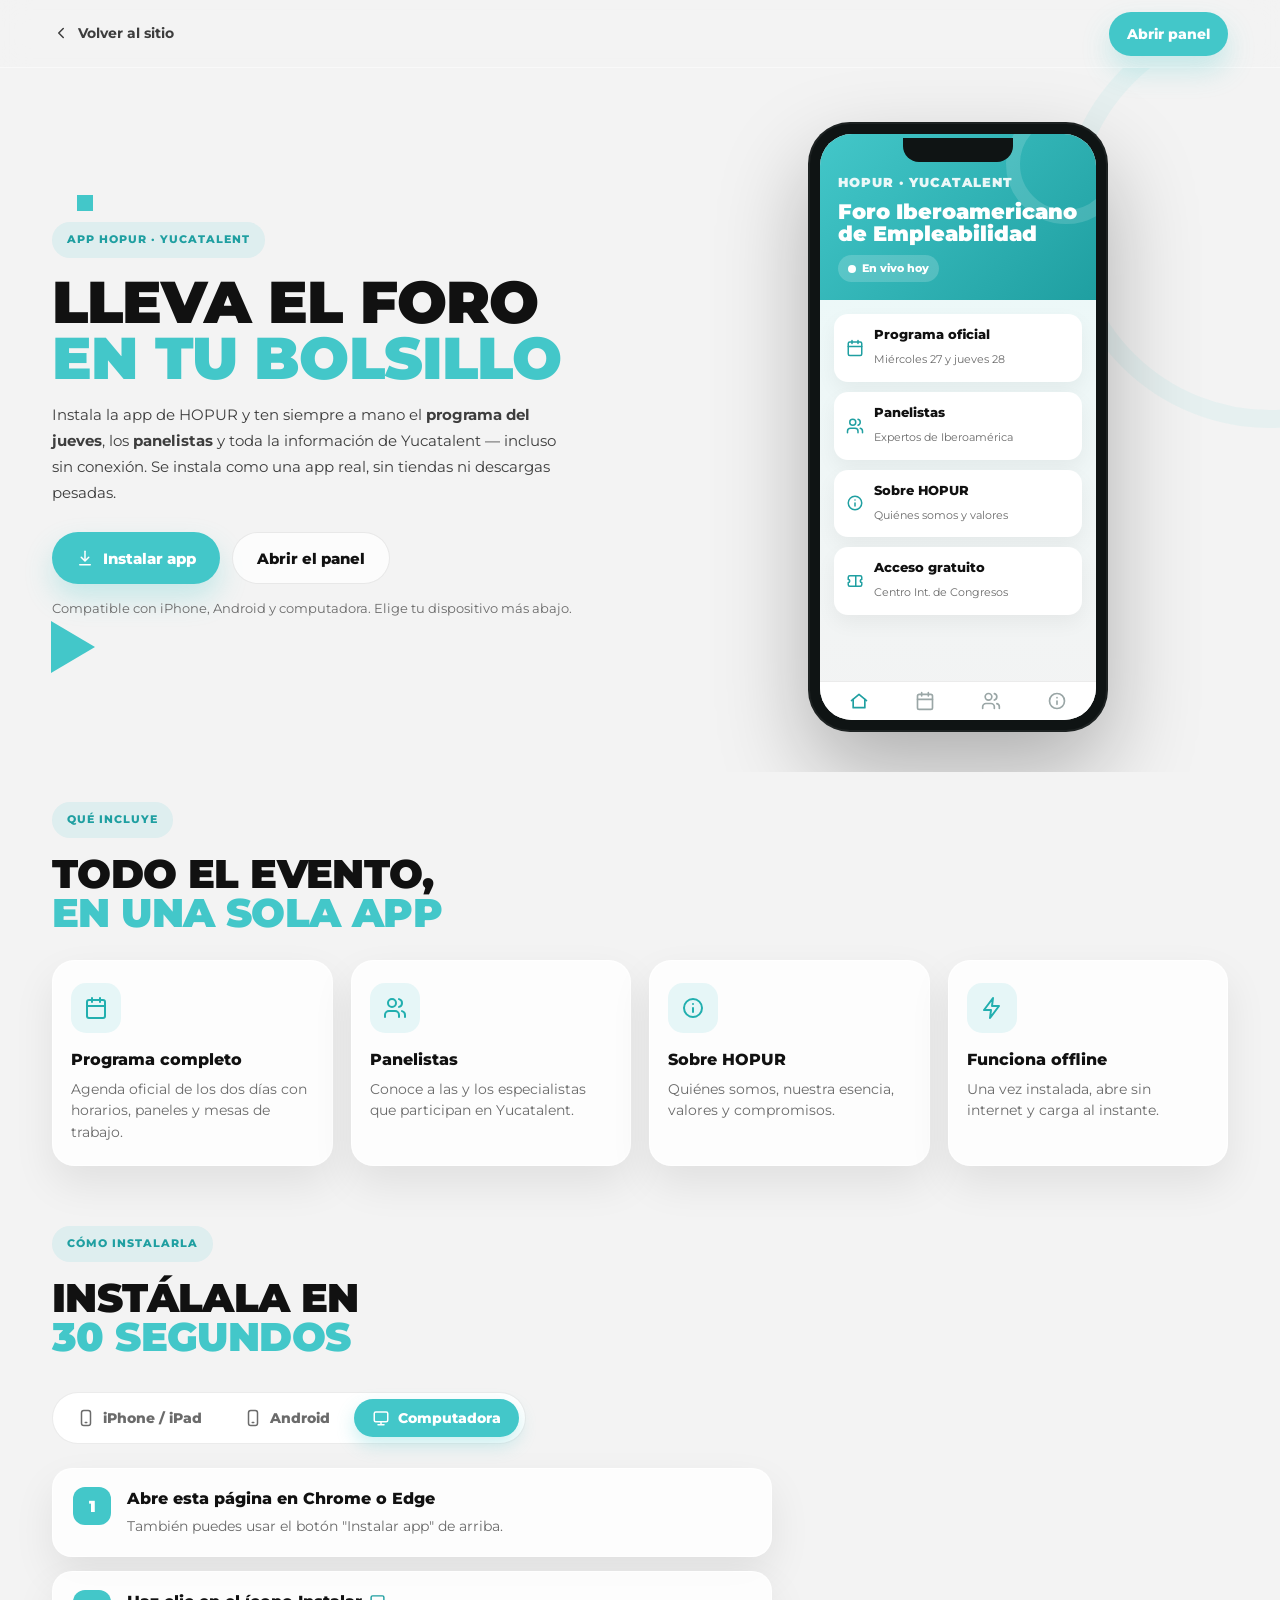
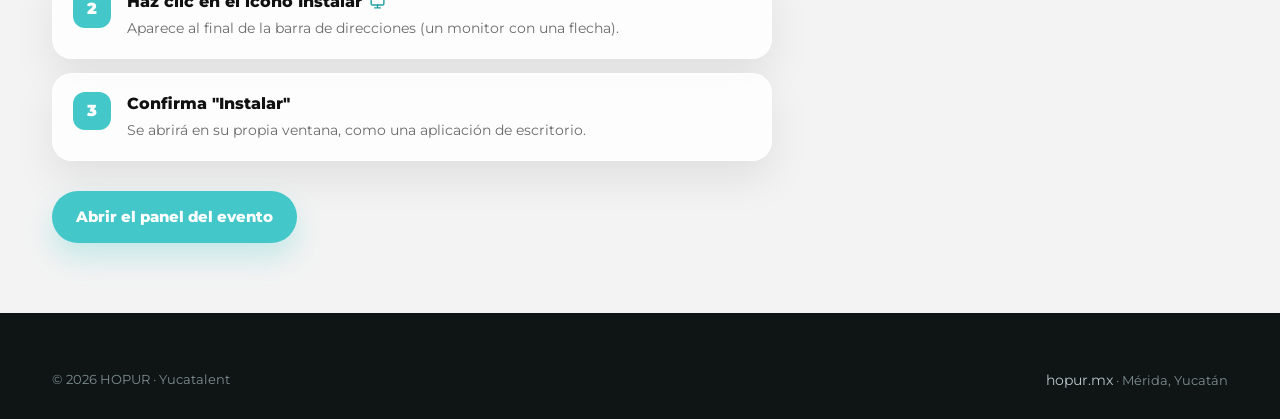
<file: app/index.html>
<!doctype html>
<html lang="es">
<head>
  <meta charset="utf-8">
  <meta name="viewport" content="width=device-width, initial-scale=1, maximum-scale=1, user-scalable=no, viewport-fit=cover">
  <title>App HOPUR · Instala Yucatalent en tu dispositivo</title>
  <meta name="description" content="Instala la app de HOPUR y lleva Yucatalent contigo: programa del jueves, panelistas e información del foro, incluso sin conexión.">
  <meta name="theme-color" content="#43c7c9">
  <link rel="manifest" href="../manifest.json">
  <link rel="icon" href="../icons/icon.svg" type="image/svg+xml">
  <link rel="apple-touch-icon" href="../icons/icon.svg">
  <link rel="preconnect" href="https://fonts.googleapis.com">
  <link rel="preconnect" href="https://fonts.gstatic.com" crossorigin>
  <link href="https://fonts.googleapis.com/css2?family=Montserrat:wght@400;500;600;700;800;900&display=swap" rel="stylesheet">
  <link rel="stylesheet" href="../css/styles.css">
  <link rel="stylesheet" href="../css/app.css">
</head>
<body>

  <svg width="0" height="0" style="position:absolute" aria-hidden="true" focusable="false"><defs>
    <symbol id="i-home" viewBox="0 0 24 24"><path d="M3 11.5 12 4l9 7.5"/><path d="M5 10v10h14V10"/></symbol>
    <symbol id="i-calendar" viewBox="0 0 24 24"><rect x="3" y="4" width="18" height="18" rx="2"/><path d="M16 2v4M8 2v4M3 10h18"/></symbol>
    <symbol id="i-users" viewBox="0 0 24 24"><path d="M16 21v-2a4 4 0 0 0-4-4H6a4 4 0 0 0-4 4v2"/><circle cx="9" cy="7" r="4"/><path d="M22 21v-2a4 4 0 0 0-3-3.87"/><path d="M16 3.13a4 4 0 0 1 0 7.75"/></symbol>
    <symbol id="i-info" viewBox="0 0 24 24"><circle cx="12" cy="12" r="9"/><path d="M12 16v-4M12 8h.01"/></symbol>
    <symbol id="i-ticket" viewBox="0 0 24 24"><path d="M3 7a2 2 0 0 1 2-2h14a2 2 0 0 1 2 2v3a2 2 0 0 0 0 4v3a2 2 0 0 1-2 2H5a2 2 0 0 1-2-2v-3a2 2 0 0 0 0-4Z"/><path d="M13 5v14"/></symbol>
    <symbol id="i-bolt" viewBox="0 0 24 24"><path d="M13 2 4 14h7l-1 8 9-12h-7l1-8Z"/></symbol>
    <symbol id="i-download" viewBox="0 0 24 24"><path d="M12 3v12"/><path d="M7 11l5 5 5-5"/><path d="M5 21h14"/></symbol>
    <symbol id="i-share" viewBox="0 0 24 24"><path d="M12 15V4"/><path d="M8 8l4-4 4 4"/><path d="M5 12v7a1 1 0 0 0 1 1h12a1 1 0 0 0 1-1v-7"/></symbol>
    <symbol id="i-plus-square" viewBox="0 0 24 24"><rect x="3" y="3" width="18" height="18" rx="3"/><path d="M12 8v8M8 12h8"/></symbol>
    <symbol id="i-dots" viewBox="0 0 24 24"><circle cx="12" cy="5" r="1.6" fill="currentColor" stroke="none"/><circle cx="12" cy="12" r="1.6" fill="currentColor" stroke="none"/><circle cx="12" cy="19" r="1.6" fill="currentColor" stroke="none"/></symbol>
    <symbol id="i-phone" viewBox="0 0 24 24"><rect x="6" y="2" width="12" height="20" rx="3"/><path d="M11 18h2"/></symbol>
    <symbol id="i-monitor" viewBox="0 0 24 24"><rect x="3" y="4" width="18" height="13" rx="2"/><path d="M8 21h8M12 17v4"/></symbol>
    <symbol id="i-back" viewBox="0 0 24 24"><path d="M15 6l-6 6 6 6"/></symbol>
    <symbol id="i-check" viewBox="0 0 24 24"><path d="M20 6 9 17l-5-5"/></symbol>
  </defs></svg>

  <div class="appland">
    <header class="appland__nav">
      <div class="nav__inner">
        <a class="appland__back" href="../"><svg class="ic ic--sm"><use href="#i-back"/></svg> Volver al sitio</a>
        <a class="btn btn--primary" href="../app/dashboard/" style="min-height:44px;padding:0 18px;font-size:14px">Abrir panel</a>
      </div>
    </header>

    <!-- HERO -->
    <section class="apphero">
      <div class="deco deco--ring" style="width:420px;height:420px;right:-200px;top:-60px"></div>
      <div class="deco deco--square" style="width:16px;height:16px;top:18%;left:6%"></div>
      <div class="deco deco--triangle" style="left:4%;bottom:14%"></div>
      <div class="container apphero__wrap">
        <div>
          <span class="eyebrow">App HOPUR · Yucatalent</span>
          <h1 class="apphero__title">Lleva el foro <span>en tu bolsillo</span></h1>
          <p class="apphero__text">
            Instala la app de HOPUR y ten siempre a mano el <strong>programa del jueves</strong>,
            los <strong>panelistas</strong> y toda la información de Yucatalent — incluso sin conexión.
            Se instala como una app real, sin tiendas ni descargas pesadas.
          </p>
          <div class="apphero__actions">
            <button class="btn btn--primary" id="installBtn"><svg class="ic ic--sm"><use href="#i-download"/></svg> Instalar app</button>
            <a class="btn btn--secondary" href="../app/dashboard/">Abrir el panel</a>
          </div>
          <p class="apphero__note" id="installNote">Compatible con iPhone, Android y computadora. Elige tu dispositivo más abajo.</p>
        </div>

        <div class="apphero__stage">
          <div class="phone" aria-hidden="true">
            <div class="phone__screen">
              <div class="phone__top">
                <div class="phone__brand">HOPUR · YUCATALENT</div>
                <div class="phone__h">Foro Iberoamericano de Empleabilidad</div>
                <div class="phone__live"><span class="dot"></span> En vivo hoy</div>
              </div>
              <div class="phone__body">
                <div class="phone__row"><svg class="ic"><use href="#i-calendar"/></svg><div><b>Programa oficial</b><small>Miércoles 27 y jueves 28</small></div></div>
                <div class="phone__row"><svg class="ic"><use href="#i-users"/></svg><div><b>Panelistas</b><small>Expertos de Iberoamérica</small></div></div>
                <div class="phone__row"><svg class="ic"><use href="#i-info"/></svg><div><b>Sobre HOPUR</b><small>Quiénes somos y valores</small></div></div>
                <div class="phone__row"><svg class="ic"><use href="#i-ticket"/></svg><div><b>Acceso gratuito</b><small>Centro Int. de Congresos</small></div></div>
              </div>
              <div class="phone__tabbar">
                <svg class="ic on"><use href="#i-home"/></svg>
                <svg class="ic"><use href="#i-calendar"/></svg>
                <svg class="ic"><use href="#i-users"/></svg>
                <svg class="ic"><use href="#i-info"/></svg>
              </div>
            </div>
          </div>
        </div>
      </div>
    </section>

    <!-- QUÉ INCLUYE -->
    <section class="appfeatures">
      <div class="container">
        <span class="eyebrow">Qué incluye</span>
        <h2 class="section-title" style="font-size:clamp(24px,3.4vw,40px)">Todo el evento, <span>en una sola app</span></h2>
        <div class="appfeatures__grid">
          <article class="appfeature"><div class="appfeature__ic"><svg class="ic"><use href="#i-calendar"/></svg></div><h3>Programa completo</h3><p>Agenda oficial de los dos días con horarios, paneles y mesas de trabajo.</p></article>
          <article class="appfeature"><div class="appfeature__ic"><svg class="ic"><use href="#i-users"/></svg></div><h3>Panelistas</h3><p>Conoce a las y los especialistas que participan en Yucatalent.</p></article>
          <article class="appfeature"><div class="appfeature__ic"><svg class="ic"><use href="#i-info"/></svg></div><h3>Sobre HOPUR</h3><p>Quiénes somos, nuestra esencia, valores y compromisos.</p></article>
          <article class="appfeature"><div class="appfeature__ic"><svg class="ic"><use href="#i-bolt"/></svg></div><h3>Funciona offline</h3><p>Una vez instalada, abre sin internet y carga al instante.</p></article>
        </div>
      </div>
    </section>

    <!-- INSTRUCCIONES -->
    <section class="appinstall">
      <div class="container">
        <span class="eyebrow">Cómo instalarla</span>
        <h2 class="section-title" style="font-size:clamp(24px,3.4vw,40px)">Instálala en <span>30 segundos</span></h2>

        <div class="appinstall__tabs" role="tablist">
          <button class="appinstall__tab" data-tab="ios" role="tab"><svg class="ic ic--sm"><use href="#i-phone"/></svg> iPhone / iPad</button>
          <button class="appinstall__tab" data-tab="android" role="tab"><svg class="ic ic--sm"><use href="#i-phone"/></svg> Android</button>
          <button class="appinstall__tab" data-tab="desktop" role="tab"><svg class="ic ic--sm"><use href="#i-monitor"/></svg> Computadora</button>
        </div>

        <div class="appinstall__panel" data-panel="ios">
          <div class="steps">
            <div class="step"><div class="step__n">1</div><div><span class="step__b">Abre esta página en Safari</span><p>En iPhone/iPad la instalación solo funciona desde el navegador Safari.</p></div></div>
            <div class="step"><div class="step__n">2</div><div><span class="step__b">Toca Compartir <svg class="ic"><use href="#i-share"/></svg></span><p>Es el ícono del cuadro con la flecha hacia arriba, en la barra inferior.</p></div></div>
            <div class="step"><div class="step__n">3</div><div><span class="step__b">Elige "Añadir a pantalla de inicio" <svg class="ic"><use href="#i-plus-square"/></svg></span><p>Desliza el menú si no lo ves de inmediato.</p></div></div>
            <div class="step"><div class="step__n">4</div><div><span class="step__b">Toca "Añadir"</span><p>El ícono de HOPUR aparecerá en tu pantalla como cualquier app.</p></div></div>
          </div>
        </div>

        <div class="appinstall__panel" data-panel="android">
          <div class="steps">
            <div class="step"><div class="step__n">1</div><div><span class="step__b">Abre esta página en Chrome</span><p>O usa el botón "Instalar app" de arriba si te aparece.</p></div></div>
            <div class="step"><div class="step__n">2</div><div><span class="step__b">Abre el menú <svg class="ic"><use href="#i-dots"/></svg></span><p>Los tres puntos en la esquina superior derecha.</p></div></div>
            <div class="step"><div class="step__n">3</div><div><span class="step__b">Elige "Instalar app" <svg class="ic"><use href="#i-download"/></svg></span><p>En algunos teléfonos aparece como "Añadir a pantalla principal".</p></div></div>
            <div class="step"><div class="step__n">4</div><div><span class="step__b">Confirma "Instalar"</span><p>La app de HOPUR quedará en tu cajón de aplicaciones.</p></div></div>
          </div>
        </div>

        <div class="appinstall__panel" data-panel="desktop">
          <div class="steps">
            <div class="step"><div class="step__n">1</div><div><span class="step__b">Abre esta página en Chrome o Edge</span><p>También puedes usar el botón "Instalar app" de arriba.</p></div></div>
            <div class="step"><div class="step__n">2</div><div><span class="step__b">Haz clic en el ícono Instalar <svg class="ic"><use href="#i-monitor"/></svg></span><p>Aparece al final de la barra de direcciones (un monitor con una flecha).</p></div></div>
            <div class="step"><div class="step__n">3</div><div><span class="step__b">Confirma "Instalar"</span><p>Se abrirá en su propia ventana, como una aplicación de escritorio.</p></div></div>
          </div>
        </div>

        <div style="margin-top:30px">
          <a class="btn btn--primary" href="../app/dashboard/">Abrir el panel del evento</a>
        </div>
      </div>
    </section>

    <footer class="footer">
      <div class="container">
        <div class="footer__bottom" style="border:0;margin:0;padding:0">
          <span>© <span id="year"></span> HOPUR · Yucatalent</span>
          <span><a href="../">hopur.mx</a> · Mérida, Yucatán</span>
        </div>
      </div>
    </footer>
  </div>

  <script src="../js/config.js"></script>
  <script src="../js/app.js"></script>
</body>
</html>
</file>
<file: css/styles.css>
/* ============================================================
   HOPUR · Yucatalent — Sistema de diseño compartido
   Estética: Montserrat, acento teal #43c7c9, tarjetas glass,
   formas geométricas flotantes y micro-animaciones suaves.
   ============================================================ */

:root{
  --c1:#43c7c9;        /* acento */
  --c1-dark:#22afaf;
  --c1-deep:#1f9fa1;
  --c2:#111111;        /* texto fuerte / titulares */
  --bg:#f3f3f3;
  --bg-2:#ffffff;
  --tx:#3d3d3d;
  --muted:#6b6b6b;
  --line:rgba(0,0,0,.08);
  --glass:rgba(255,255,255,.84);
  --glass-brd:rgba(255,255,255,.76);
  --shadow:0 18px 42px rgba(0,0,0,.08);
  --shadow-lg:0 28px 64px rgba(0,0,0,.12);
  --ring:rgba(67,199,201,.12);
  --radius:26px;
  --maxw:1220px;
  --nav-h:68px;
  --font:'Montserrat',-apple-system,BlinkMacSystemFont,'Segoe UI',Arial,sans-serif;
}

*,*::before,*::after{box-sizing:border-box}
html{scroll-behavior:smooth;scroll-padding-top:calc(var(--nav-h) + 16px);-webkit-text-size-adjust:100%}
body{
  margin:0;
  font-family:var(--font);
  background:var(--bg);
  color:var(--tx);
  line-height:1.6;
  overflow-x:hidden;
}
img{max-width:100%;display:block}
a{color:inherit}
button{font-family:inherit}

.container{width:100%;max-width:var(--maxw);margin:0 auto;padding:0 22px}

/* ---------- Tipografía utilitaria ---------- */
.eyebrow{
  display:inline-flex;align-items:center;gap:8px;
  background:var(--ring);color:var(--c1-deep);
  padding:9px 15px;border-radius:999px;
  font-size:11px;font-weight:800;letter-spacing:1px;text-transform:uppercase;
}
.section-title{
  font-size:clamp(28px,4.4vw,54px);line-height:.98;font-weight:900;
  text-transform:uppercase;color:var(--c2);letter-spacing:-.6px;margin:16px 0 14px;
}
.section-title span{display:block;color:var(--c1)}
.section-text{max-width:760px;font-size:clamp(15px,1.1vw,18px);line-height:1.78;color:var(--tx)}
.accent-line{
  width:138px;height:8px;border-radius:999px;background:var(--c1);
  position:relative;overflow:hidden;margin-top:22px;
}
.accent-line::after{
  content:"";position:absolute;top:0;left:-32%;width:32%;height:100%;
  background:rgba(255,255,255,.82);animation:shine 2s linear infinite;
}

/* ---------- Botones ---------- */
.btn{
  display:inline-flex;align-items:center;justify-content:center;gap:9px;
  min-height:52px;padding:0 24px;border-radius:999px;border:0;cursor:pointer;
  text-decoration:none;font-size:15px;font-weight:800;line-height:1;
  transition:transform .25s ease,background .25s ease,box-shadow .25s ease,border-color .25s ease;
  white-space:nowrap;
}
.btn--primary{background:var(--c1);color:#fff;box-shadow:0 14px 28px rgba(67,199,201,.26)}
.btn--primary:hover{transform:translateY(-3px);background:var(--c1-dark);box-shadow:0 18px 34px rgba(67,199,201,.34)}
.btn--secondary{background:rgba(255,255,255,.72);color:var(--c2);border:1.5px solid var(--line)}
.btn--secondary:hover{transform:translateY(-3px);border-color:rgba(67,199,201,.4)}
.btn--ghost{background:transparent;color:var(--c2);min-height:auto;padding:8px 4px}
.btn--block{width:100%}
.btn svg{width:18px;height:18px}

/* ---------- Navbar ---------- */
.nav{
  position:sticky;top:0;z-index:50;height:var(--nav-h);
  display:flex;align-items:center;
  background:rgba(243,243,243,.72);
  backdrop-filter:blur(14px);-webkit-backdrop-filter:blur(14px);
  border-bottom:1px solid rgba(255,255,255,.5);
  transition:box-shadow .25s ease,background .25s ease;
}
.nav.is-stuck{box-shadow:0 8px 24px rgba(0,0,0,.06);background:rgba(243,243,243,.9)}
.nav__inner{display:flex;align-items:center;justify-content:space-between;width:100%;max-width:var(--maxw);margin:0 auto;padding:0 22px;gap:16px}
.nav__brand{display:flex;align-items:center;gap:10px;font-weight:900;letter-spacing:.5px;color:var(--c2);text-decoration:none;font-size:18px}
.nav__brand img{height:30px;width:auto}
.nav__links{display:flex;align-items:center;gap:26px;list-style:none;margin:0;padding:0}
.nav__links a{text-decoration:none;font-size:14px;font-weight:700;color:var(--tx);position:relative;padding:4px 0;transition:color .2s ease}
.nav__links a::after{content:"";position:absolute;left:0;bottom:-2px;width:0;height:2px;background:var(--c1);transition:width .25s ease}
.nav__links a:hover{color:var(--c2)}
.nav__links a:hover::after{width:100%}
.nav__cta{display:flex;align-items:center;gap:10px}
.nav__cta .btn{min-height:44px;padding:0 18px;font-size:14px}
.nav__toggle{display:none;background:none;border:0;cursor:pointer;padding:8px}
.nav__toggle span{display:block;width:24px;height:2px;background:var(--c2);border-radius:2px;transition:.3s ease}
.nav__toggle span+span{margin-top:6px}

/* ---------- Decoración (formas flotantes) ---------- */
.deco{position:absolute;pointer-events:none;z-index:1}
.deco--circle{border-radius:50%;background:rgba(67,199,201,.05);filter:blur(8px)}
.deco--ring{border-radius:50%;border:18px solid rgba(67,199,201,.07)}
.deco--square{background:var(--c1);animation:blink 2.8s ease-in-out infinite}
.deco--triangle{width:0;height:0;border-left:44px solid var(--c1);border-top:26px solid transparent;border-bottom:26px solid transparent;animation:float 3.6s ease-in-out infinite}
.deco--dash{border:2px dashed rgba(67,199,201,.22);border-radius:50%;animation:spin 22s linear infinite}

/* ---------- Secciones base ---------- */
.section{position:relative;overflow:hidden;padding:78px 0}
.section--alt{background:linear-gradient(180deg,#fff, #f6fbfb)}

/* ============================================================
   HERO
   ============================================================ */
.hero{position:relative;overflow:hidden;padding:64px 0 60px}
.hero__wrap{display:grid;grid-template-columns:1.04fr .96fr;gap:34px;align-items:center;position:relative;z-index:2}
.hero__title{margin:18px 0 16px;font-size:clamp(36px,5.1vw,72px);line-height:.93;font-weight:900;text-transform:uppercase;color:var(--c2);letter-spacing:-1px;max-width:760px}
.hero__title span{display:block;color:var(--c1)}
.hero__text{max-width:560px;font-size:clamp(15px,1.15vw,19px);line-height:1.78;color:var(--tx)}
.hero__text strong{color:var(--c2)}
.hero__actions{display:flex;flex-wrap:wrap;gap:14px;margin-top:26px}
.hero__trust{display:flex;align-items:center;gap:14px;margin-top:26px;flex-wrap:wrap}
.hero__trust-avatars{display:flex}
.hero__trust-avatars span{
  width:38px;height:38px;border-radius:50%;margin-left:-10px;border:2px solid #fff;
  background:var(--c1);color:#fff;display:grid;place-items:center;font-weight:800;font-size:13px;
  box-shadow:0 4px 10px rgba(0,0,0,.12);
}
.hero__trust-avatars span:first-child{margin-left:0}
.hero__trust small{font-size:13px;color:var(--muted);line-height:1.4}
.hero__trust b{color:var(--c2)}

.hero__stage{min-height:440px;display:flex;align-items:center;justify-content:center;position:relative}
.stage{width:min(470px,100%);aspect-ratio:1/1;position:relative;display:flex;align-items:center;justify-content:center}
.stage__ring{position:absolute;border-radius:50%}
.stage__ring--1{width:92%;height:92%;border:2px dashed rgba(67,199,201,.32);animation:spin 18s linear infinite}
.stage__ring--2{width:74%;height:74%;border:24px solid rgba(67,199,201,.08);animation:spinReverse 14s linear infinite}
.stage__ring--3{width:54%;height:54%;border:2px solid rgba(17,17,17,.05);animation:spin 10s linear infinite}
.stage__card{
  width:76%;min-height:246px;padding:28px 24px;border-radius:30px;
  background:var(--glass);border:1px solid var(--glass-brd);box-shadow:var(--shadow);
  backdrop-filter:blur(10px);-webkit-backdrop-filter:blur(10px);
  position:relative;overflow:hidden;display:flex;align-items:center;justify-content:center;
  animation:pulse 3.6s ease-in-out infinite;
}
.stage__card::before{content:"";position:absolute;inset:-28%;background:conic-gradient(from 0deg,transparent 0deg,rgba(67,199,201,.14) 75deg,transparent 150deg);animation:spin 8s linear infinite}
.stage__inner{position:relative;z-index:2;text-align:center}
.stage__inner img{max-width:240px;margin:0 auto 12px;animation:floatSm 3s ease-in-out infinite}
.stage__inner p{font-size:13px;line-height:1.35;font-weight:900;letter-spacing:.7px;text-transform:uppercase;color:var(--c2);margin:0}

/* ============================================================
   YUCATALENT (evento + countdown)
   ============================================================ */
.event{position:relative;overflow:hidden;padding:78px 0;background:linear-gradient(180deg,#fff,#f6fbfb)}
.event__wrap{display:grid;grid-template-columns:.95fr 1.05fr;gap:28px;align-items:stretch;position:relative;z-index:2}
.event__visual{position:relative;min-height:460px;border-radius:32px;overflow:hidden;background:linear-gradient(135deg,rgba(67,199,201,.12),rgba(255,255,255,.96));box-shadow:var(--shadow-lg)}
.event__logo{position:absolute;inset:0;display:flex;align-items:center;justify-content:center;padding:34px}
.event__logo-card{width:min(420px,100%);min-height:280px;background:rgba(255,255,255,.92);border-radius:30px;display:flex;align-items:center;justify-content:center;padding:26px;position:relative;overflow:hidden;box-shadow:var(--shadow)}
.event__logo-card::before{content:"";position:absolute;width:78%;height:78%;border:2px dashed rgba(67,199,201,.22);border-radius:50%;animation:spin 20s linear infinite}
.event__logo-card img{position:relative;z-index:2;max-width:100%;max-height:180px;object-fit:contain;animation:pulse 3.8s ease-in-out infinite}
.event__floating{position:absolute;left:22px;right:22px;bottom:22px;background:rgba(255,255,255,.92);border-radius:22px;padding:18px;z-index:3;backdrop-filter:blur(8px);box-shadow:0 12px 28px rgba(0,0,0,.06)}
.event__floating strong{display:block;font-size:18px;font-weight:900;color:#111;text-transform:uppercase;margin-bottom:6px}
.event__floating span{display:block;font-size:14px;line-height:1.6;color:#555}

.event__content{background:var(--glass);border-radius:30px;box-shadow:var(--shadow);padding:34px 30px;position:relative;overflow:hidden}
.event__content::before{content:"";position:absolute;right:-42px;top:-42px;width:140px;height:140px;border-radius:50%;border:16px solid rgba(67,199,201,.08)}
.event__meta{display:flex;flex-wrap:wrap;gap:10px;margin:16px 0 4px;position:relative;z-index:2}
.event__chip{display:inline-flex;align-items:center;gap:7px;background:rgba(67,199,201,.1);color:var(--c1-deep);padding:8px 13px;border-radius:999px;font-size:12px;font-weight:800}
.event__chip svg{width:15px;height:15px;flex:0 0 auto}
.registro__benefits .ic svg{width:15px;height:15px}
.countdown{display:grid;grid-template-columns:repeat(4,1fr);gap:12px;margin:22px 0;position:relative;z-index:2}
.countdown__cell{background:rgba(67,199,201,.08);border-radius:18px;padding:18px 12px;text-align:center;position:relative;overflow:hidden}
.countdown__cell::before{content:"";position:absolute;inset:8px;border:1.5px dashed rgba(67,199,201,.22);border-radius:14px;animation:spin 18s linear infinite}
.countdown__cell strong{display:block;font-size:clamp(24px,3vw,38px);font-weight:900;color:#111;position:relative;z-index:2}
.countdown__cell span{display:block;font-size:11px;font-weight:800;text-transform:uppercase;letter-spacing:1px;color:#666;position:relative;z-index:2}
.event__live{display:none;position:relative;z-index:2;align-items:center;gap:12px;background:rgba(67,199,201,.1);border:1px solid rgba(67,199,201,.25);border-radius:18px;padding:18px;margin:22px 0}
.event__live.is-on{display:flex}
.event__live .dot{width:12px;height:12px;border-radius:50%;background:#e0245e;box-shadow:0 0 0 0 rgba(224,36,94,.6);animation:livePulse 1.4s infinite}
.event__live strong{font-size:15px;color:var(--c2);text-transform:uppercase;letter-spacing:.5px}
.event__live small{display:block;color:var(--muted);font-size:13px}
.is-live .countdown{display:none}
.event__actions{display:flex;gap:12px;flex-wrap:wrap;position:relative;z-index:2}

/* ============================================================
   REGISTRO (formulario Supabase)
   ============================================================ */
.registro{position:relative;overflow:hidden;padding:80px 0}
.registro__wrap{display:grid;grid-template-columns:1fr 1fr;gap:34px;align-items:center;position:relative;z-index:2}
.registro__benefits{list-style:none;margin:24px 0 0;padding:0;display:grid;gap:14px}
.registro__benefits li{display:flex;gap:12px;align-items:flex-start;font-size:15.5px;color:var(--tx)}
.registro__benefits .ic{flex:0 0 28px;width:28px;height:28px;border-radius:9px;background:var(--ring);color:var(--c1-deep);display:grid;place-items:center;font-weight:900;font-size:14px;margin-top:2px}
.card-form{
  background:var(--glass);border:1px solid var(--glass-brd);border-radius:28px;
  box-shadow:var(--shadow-lg);padding:30px;position:relative;overflow:hidden;
  backdrop-filter:blur(10px);-webkit-backdrop-filter:blur(10px);
}
.card-form::before{content:"";position:absolute;right:-40px;top:-40px;width:130px;height:130px;border-radius:50%;border:15px solid rgba(67,199,201,.08)}
.card-form h3{position:relative;z-index:2;margin:0 0 4px;font-size:22px;font-weight:900;color:var(--c2)}
.card-form p.sub{position:relative;z-index:2;margin:0 0 18px;font-size:14px;color:var(--muted)}
.btn-google{
  position:relative;z-index:2;width:100%;min-height:50px;display:flex;align-items:center;justify-content:center;gap:10px;
  background:#fff;color:#3c4043;border:1.5px solid #dadce0;border-radius:999px;font-weight:700;font-size:15px;cursor:pointer;
  transition:box-shadow .2s ease,transform .2s ease;
}
.btn-google:hover{box-shadow:0 6px 16px rgba(0,0,0,.12);transform:translateY(-2px)}
.btn-google img{width:20px;height:20px}
.divider{position:relative;z-index:2;display:flex;align-items:center;gap:12px;margin:18px 0;color:var(--muted);font-size:12px;font-weight:700;text-transform:uppercase;letter-spacing:.5px}
.divider::before,.divider::after{content:"";flex:1;height:1px;background:var(--line)}
.field{position:relative;z-index:2;margin-bottom:14px}
.field-row{display:grid;grid-template-columns:1fr 1fr;gap:12px}
.field label{display:block;font-size:12px;font-weight:800;text-transform:uppercase;letter-spacing:.5px;color:var(--muted);margin-bottom:6px}
.field input{
  width:100%;min-height:50px;padding:0 16px;border-radius:14px;border:1.5px solid var(--line);
  background:#fff;font-size:15px;font-family:var(--font);color:var(--c2);transition:border-color .2s ease,box-shadow .2s ease;
}
.field input:focus{outline:none;border-color:var(--c1);box-shadow:0 0 0 4px rgba(67,199,201,.16)}
.field input.invalid{border-color:#e0245e;box-shadow:0 0 0 4px rgba(224,36,94,.12)}
.field--hp{position:absolute;left:-9999px;width:1px;height:1px;overflow:hidden}
.consent{position:relative;z-index:2;display:flex;gap:10px;align-items:flex-start;margin:6px 0 18px;font-size:13px;color:var(--muted);line-height:1.5}
.consent input{margin-top:3px;width:18px;height:18px;accent-color:var(--c1);flex:0 0 auto}
.form-msg{position:relative;z-index:2;display:none;margin-top:14px;padding:14px 16px;border-radius:14px;font-size:14px;font-weight:600}
.form-msg.is-show{display:block}
.form-msg.ok{background:rgba(67,199,201,.12);color:var(--c1-deep);border:1px solid rgba(67,199,201,.3)}
.form-msg.err{background:rgba(224,36,94,.1);color:#c01e4f;border:1px solid rgba(224,36,94,.25)}
.card-form .btn[disabled]{opacity:.6;cursor:not-allowed;transform:none}

/* ============================================================
   SERVICIOS
   ============================================================ */
.grid-3{display:grid;grid-template-columns:repeat(3,1fr);gap:22px;margin-top:34px;position:relative;z-index:2}
.card{
  background:var(--glass);border:1px solid var(--glass-brd);border-radius:var(--radius);
  box-shadow:var(--shadow);padding:26px 24px;position:relative;overflow:hidden;
  transition:transform .28s ease,box-shadow .28s ease;
  backdrop-filter:blur(8px);-webkit-backdrop-filter:blur(8px);
}
.card:hover{transform:translateY(-6px);box-shadow:var(--shadow-lg)}
.card::before{content:"";position:absolute;right:-34px;top:-34px;width:110px;height:110px;border:14px solid rgba(67,199,201,.08);border-radius:50%}
.card__icon{width:58px;height:58px;border-radius:18px;background:var(--ring);color:var(--c1-dark);display:flex;align-items:center;justify-content:center;font-size:18px;font-weight:900;margin-bottom:18px;position:relative;z-index:2}
.card__title{font-size:18px;line-height:1.2;font-weight:800;color:var(--c2);margin:0 0 10px;position:relative;z-index:2}
.card__text{font-size:15px;line-height:1.72;color:var(--muted);margin:0;position:relative;z-index:2}

/* ============================================================
   ALIADOS / CLIENTES
   ============================================================ */
.featured{
  margin-top:34px;background:var(--glass);border:1px solid var(--glass-brd);border-radius:30px;
  box-shadow:var(--shadow);padding:28px;position:relative;overflow:hidden;
  display:grid;grid-template-columns:minmax(260px,360px) 1fr;gap:28px;align-items:center;
  backdrop-filter:blur(8px);-webkit-backdrop-filter:blur(8px);z-index:2;
}
.featured::before{content:"";position:absolute;right:-44px;top:-44px;width:150px;height:150px;border:18px solid rgba(67,199,201,.08);border-radius:50%}
.featured__logo{background:linear-gradient(180deg,rgba(255,255,255,.88),rgba(245,252,252,.95));border-radius:24px;min-height:210px;display:flex;align-items:center;justify-content:center;padding:28px;position:relative;z-index:2;box-shadow:inset 0 0 0 1px rgba(255,255,255,.72)}
.featured__logo::before{content:"";position:absolute;width:80%;height:80%;border:2px dashed rgba(67,199,201,.22);border-radius:50%;animation:spin 22s linear infinite}
.featured__logo img{position:relative;z-index:2;max-width:100%;max-height:118px;object-fit:contain;animation:pulse 3.8s ease-in-out infinite}
.featured__content{position:relative;z-index:2}
.featured__mini{display:inline-block;background:var(--c1);color:#fff;padding:8px 14px;border-radius:999px;font-size:10px;font-weight:800;letter-spacing:1px;text-transform:uppercase;margin-bottom:14px}
.featured__title{font-size:clamp(22px,2.3vw,36px);line-height:1.02;font-weight:900;text-transform:uppercase;color:var(--c2);margin:0 0 12px;letter-spacing:-.4px}
.featured__title span{display:block;color:var(--c1)}
.featured__text{font-size:15.5px;line-height:1.75;color:var(--muted);max-width:620px;margin:0}

.logos-grid{display:grid;grid-template-columns:repeat(3,1fr);gap:22px;margin-top:28px;position:relative;z-index:2}
.logo-card{
  background:var(--glass);border:1px solid var(--glass-brd);border-radius:24px;box-shadow:var(--shadow);
  padding:22px 18px;position:relative;overflow:hidden;transition:transform .28s ease;
  backdrop-filter:blur(8px);-webkit-backdrop-filter:blur(8px);
  min-height:200px;display:flex;flex-direction:column;justify-content:center;align-items:center;text-align:center;
}
.logo-card:hover{transform:translateY(-6px)}
.logo-card::before{content:"";position:absolute;right:-28px;bottom:-28px;width:95px;height:95px;border:12px solid rgba(67,199,201,.08);border-radius:50%}
.logo-card__img{width:100%;min-height:92px;display:flex;align-items:center;justify-content:center;margin-bottom:14px;position:relative;z-index:2}
.logo-card__img img{max-width:100%;max-height:80px;object-fit:contain}
.logo-card__name{font-size:15px;line-height:1.45;font-weight:800;color:var(--c2);position:relative;z-index:2}

/* ============================================================
   FOOTER
   ============================================================ */
.footer{background:#0f1414;color:#cfd6d6;padding:56px 0 28px;position:relative;overflow:hidden}
.footer__grid{display:grid;grid-template-columns:1.4fr 1fr 1fr;gap:32px;position:relative;z-index:2}
.footer__brand{display:flex;align-items:center;gap:10px;font-weight:900;font-size:20px;color:#fff;margin-bottom:14px}
.footer__brand img{height:30px}
.footer p{margin:0 0 14px;font-size:14px;line-height:1.7;color:#9fb0b0;max-width:340px}
.footer h4{color:#fff;font-size:13px;text-transform:uppercase;letter-spacing:1px;margin:0 0 14px}
.footer ul{list-style:none;margin:0;padding:0;display:grid;gap:10px}
.footer a{color:#bcc8c8;text-decoration:none;font-size:14px;transition:color .2s ease}
.footer a:hover{color:var(--c1)}
.footer__bottom{margin-top:40px;padding-top:20px;border-top:1px solid rgba(255,255,255,.1);display:flex;justify-content:space-between;gap:14px;flex-wrap:wrap;font-size:13px;color:#7e8e8e;position:relative;z-index:2}

/* ============================================================
   Animaciones
   ============================================================ */
@keyframes float{0%,100%{transform:translateY(0)}50%{transform:translateY(-8px)}}
@keyframes floatSm{0%,100%{transform:translateY(0)}50%{transform:translateY(-6px)}}
@keyframes blink{0%,100%{opacity:.35;transform:scale(1)}50%{opacity:1;transform:scale(1.16)}}
@keyframes pulse{0%,100%{transform:scale(1)}50%{transform:scale(1.04)}}
@keyframes shine{from{left:-32%}to{left:100%}}
@keyframes spin{from{transform:rotate(0)}to{transform:rotate(360deg)}}
@keyframes spinReverse{from{transform:rotate(360deg)}to{transform:rotate(0)}}
@keyframes livePulse{0%{box-shadow:0 0 0 0 rgba(224,36,94,.55)}70%{box-shadow:0 0 0 10px rgba(224,36,94,0)}100%{box-shadow:0 0 0 0 rgba(224,36,94,0)}}

/* Reveal on scroll */
.reveal{opacity:0;transform:translateY(26px);transition:opacity .7s ease,transform .7s ease}
.reveal.is-visible{opacity:1;transform:none}

/* ============================================================
   Responsive
   ============================================================ */
@media (max-width:980px){
  .hero__wrap{grid-template-columns:1fr;text-align:center;gap:24px}
  .hero__text{margin:0 auto}
  .hero__actions,.hero__trust{justify-content:center}
  .accent-line{margin-left:auto;margin-right:auto}
  .event__wrap{grid-template-columns:1fr}
  .registro__wrap{grid-template-columns:1fr;gap:26px}
  .featured{grid-template-columns:1fr;gap:20px}
  .grid-3{grid-template-columns:repeat(2,1fr);gap:18px}
  .logos-grid{grid-template-columns:repeat(2,1fr);gap:18px}
  .footer__grid{grid-template-columns:1fr 1fr}
}

@media (max-width:760px){
  .nav__links,.nav__cta .btn--secondary{display:none}
  .nav__toggle{display:block}
  .nav.is-open .nav__links{
    display:flex;flex-direction:column;position:absolute;top:var(--nav-h);left:0;right:0;
    background:rgba(243,243,243,.98);backdrop-filter:blur(14px);
    padding:18px 22px;gap:18px;border-bottom:1px solid var(--line);box-shadow:0 16px 30px rgba(0,0,0,.08);
  }
  .section,.event,.registro{padding:56px 0}
  .hero{padding:44px 0 48px}
  .field-row{grid-template-columns:1fr}
  .grid-3{grid-template-columns:1fr}
  .logos-grid{grid-template-columns:1fr}
  .countdown{grid-template-columns:repeat(2,1fr)}
  .footer__grid{grid-template-columns:1fr}
  .hero__actions .btn,.event__actions .btn{width:100%}
  .stage{width:min(300px,90vw)}
  .stage__inner img{max-width:170px}
}

/* Accesibilidad: respeta usuarios que prefieren menos movimiento */
@media (prefers-reduced-motion:reduce){
  *,*::before,*::after{animation-duration:.001ms!important;animation-iteration-count:1!important;transition-duration:.001ms!important;scroll-behavior:auto!important}
  .reveal{opacity:1;transform:none}
}

/* ============================================================
   Componentes compartidos para páginas internas
   ============================================================ */
.nav__links a[aria-current="page"]{color:var(--c2)}
.nav__links a[aria-current="page"]::after{width:100%}

.tac{text-align:center}
.mxa{margin-left:auto;margin-right:auto}
.icon-chip svg{width:26px;height:26px}

/* Hero de página (genérico) */
.phero{position:relative;overflow:hidden;padding:60px 0 50px}
.phero__wrap{display:grid;grid-template-columns:1.05fr .95fr;gap:36px;align-items:center;position:relative;z-index:2}
.phero__title{font-size:clamp(32px,5vw,68px);line-height:.95;font-weight:900;text-transform:uppercase;color:var(--c2);letter-spacing:-.8px;margin:16px 0 14px;max-width:680px}
.phero__title span{display:block;color:var(--c1)}
.phero__text{max-width:560px;font-size:clamp(15px,1.1vw,18px);line-height:1.76;color:var(--tx)}
.phero__text strong{color:var(--c2)}
.phero__actions{display:flex;flex-wrap:wrap;gap:12px;margin-top:24px}

/* Imagen con overlay glass (héroes y cierres) */
.imgcard{position:relative;border-radius:30px;overflow:hidden;box-shadow:var(--shadow-lg);background:#fff;min-height:430px}
.imgcard img{width:100%;height:100%;min-height:430px;object-fit:cover;display:block}
.imgcard::after{content:"";position:absolute;inset:0;background:linear-gradient(180deg,rgba(0,0,0,.02),rgba(0,0,0,.24))}
.imgcard__glass{position:absolute;left:18px;right:18px;bottom:18px;z-index:2;background:rgba(255,255,255,.9);backdrop-filter:blur(8px);-webkit-backdrop-filter:blur(8px);border-radius:18px;padding:16px 18px}
.imgcard__glass strong{display:block;font-size:16px;font-weight:900;color:#111;text-transform:uppercase;margin-bottom:5px;line-height:1.1}
.imgcard__glass span{display:block;font-size:13.5px;line-height:1.55;color:#555}

/* Cabecera de sección centrada */
.section-head{max-width:860px;margin:0 auto 36px;text-align:center}
.section-head .section-text{margin:0 auto}

/* Rejillas utilitarias */
.grid-2{display:grid;grid-template-columns:repeat(2,1fr);gap:22px}
.grid-4{display:grid;grid-template-columns:repeat(4,1fr);gap:20px}

/* Eyebrow numerada para tarjetas */
.card__num{font-size:12px;font-weight:900;color:var(--c1);letter-spacing:1px;text-transform:uppercase;margin-bottom:8px;position:relative;z-index:2}
.card--tall{min-height:250px}

/* Banda de cierre / declaración */
.band{background:linear-gradient(135deg,rgba(67,199,201,.1),rgba(255,255,255,.86));border:1px solid var(--glass-brd);border-radius:24px;box-shadow:var(--shadow);padding:26px 26px;font-size:15.5px;line-height:1.82;color:#444;position:relative;overflow:hidden;z-index:2}
.band--note{margin-top:30px}

/* Perfil directivo */
.profile{display:grid;grid-template-columns:.85fr 1.15fr;gap:32px;align-items:center;position:relative;z-index:2}
.profile__bio h3{font-size:clamp(24px,3vw,40px);line-height:1;font-weight:900;text-transform:uppercase;color:var(--c2);margin:14px 0 12px;letter-spacing:-.5px}
.profile__bio h3 span{display:block;color:var(--c1)}
.profile__bio p{font-size:15.5px;line-height:1.8;color:var(--muted);margin:0 0 12px}
.profile__hl{background:rgba(67,199,201,.08);border-radius:18px;padding:16px;font-size:14.5px;line-height:1.7;color:#3f3f3f;font-weight:600;margin-top:6px}

/* Timeline horizontal (trayectoria) */
.tline{display:flex;gap:16px;overflow-x:auto;padding:6px 2px 16px;scroll-snap-type:x mandatory;-webkit-overflow-scrolling:touch}
.tline::-webkit-scrollbar{height:8px}
.tline::-webkit-scrollbar-thumb{background:rgba(67,199,201,.35);border-radius:999px}
.tstep{flex:0 0 230px;scroll-snap-align:start;background:var(--glass);border:1px solid var(--glass-brd);border-radius:20px;box-shadow:var(--shadow);padding:18px;position:relative;overflow:hidden}
.tstep__yr{display:inline-block;background:var(--c1);color:#fff;font-size:11px;font-weight:800;letter-spacing:.5px;padding:6px 11px;border-radius:999px;margin-bottom:12px}
.tstep h4{margin:0 0 7px;font-size:15px;font-weight:800;color:var(--c2);text-transform:uppercase;line-height:1.15}
.tstep p{margin:0;font-size:13px;line-height:1.58;color:var(--muted)}

/* Tarjeta de info de contacto */
.cinfo{background:var(--glass);border:1px solid var(--glass-brd);border-radius:26px;box-shadow:var(--shadow-lg);padding:26px;display:grid;gap:8px;position:relative;overflow:hidden;backdrop-filter:blur(8px);-webkit-backdrop-filter:blur(8px)}
.cinfo__item{display:flex;align-items:center;gap:14px;padding:14px 4px;border-bottom:1px solid var(--line)}
.cinfo__item:last-child{border-bottom:0}
.cinfo__ic{flex:0 0 44px;width:44px;height:44px;border-radius:13px;background:var(--ring);color:var(--c1-dark);display:grid;place-items:center}
.cinfo__ic svg{width:20px;height:20px}
.cinfo__item strong{display:block;font-size:11px;text-transform:uppercase;letter-spacing:.5px;color:var(--muted);margin-bottom:2px}
.cinfo__item a,.cinfo__item .v{font-size:15.5px;font-weight:800;color:var(--c2);text-decoration:none}
.cinfo__item a:hover{color:var(--c1-deep)}

@media (max-width:980px){
  .phero__wrap{grid-template-columns:1fr;text-align:center;gap:28px}
  .phero__text{margin:0 auto}
  .phero__actions{justify-content:center}
  .profile{grid-template-columns:1fr;gap:22px}
  .grid-4{grid-template-columns:repeat(2,1fr)}
  .grid-2{grid-template-columns:1fr}
}
@media (max-width:760px){
  .grid-4{grid-template-columns:1fr}
}

/* Texto largo (páginas legales / artículos) */
.prose{max-width:780px;margin:0 auto;position:relative;z-index:2}
.prose h2{font-size:20px;font-weight:900;color:var(--c2);margin:28px 0 10px;letter-spacing:-.2px}
.prose h3{font-size:16px;font-weight:800;color:var(--c2);margin:18px 0 8px}
.prose p,.prose li{font-size:15px;line-height:1.78;color:var(--tx)}
.prose p{margin:0 0 12px}
.prose ul{padding-left:20px;margin:8px 0 14px}
.prose li{margin-bottom:6px}
.prose strong{color:var(--c2)}
.prose a{color:var(--c1-deep);font-weight:700}
.prose .muted{color:var(--muted);font-size:13.5px}
.prose__note{background:rgba(67,199,201,.08);border:1px dashed rgba(67,199,201,.3);border-radius:14px;padding:14px 16px;font-size:13.5px;line-height:1.6;color:var(--muted);margin-top:24px}
</file>
<file: css/app.css>
/* ============================================================
   HOPUR · app.css — PWA: página de instalación + dashboard
   Depende de css/styles.css (tokens, animaciones, botones).
   ============================================================ */

/* Iconos SVG (sprite con <use>) */
.ic{width:24px;height:24px;fill:none;stroke:currentColor;stroke-width:2;stroke-linecap:round;stroke-linejoin:round;flex:0 0 auto}
.ic--sm{width:18px;height:18px}

/* ============================================================
   PÁGINA /app — instalación
   ============================================================ */
.appland{min-height:100vh;display:flex;flex-direction:column}
.appland__nav{
  position:sticky;top:0;z-index:50;height:var(--nav-h);display:flex;align-items:center;
  background:rgba(243,243,243,.78);backdrop-filter:blur(14px);-webkit-backdrop-filter:blur(14px);
  border-bottom:1px solid rgba(255,255,255,.5);
}
.appland__nav .nav__inner{display:flex;align-items:center;justify-content:space-between;width:100%;max-width:var(--maxw);margin:0 auto;padding:0 22px}
.appland__back{display:inline-flex;align-items:center;gap:8px;text-decoration:none;font-weight:700;font-size:14px;color:var(--tx)}
.appland__back:hover{color:var(--c2)}

.apphero{position:relative;overflow:hidden;padding:54px 0 40px}
.apphero__wrap{display:grid;grid-template-columns:1.05fr .95fr;gap:40px;align-items:center;position:relative;z-index:2}
.apphero__title{font-size:clamp(32px,4.6vw,60px);line-height:.96;font-weight:900;text-transform:uppercase;color:var(--c2);letter-spacing:-.8px;margin:16px 0 14px}
.apphero__title span{display:block;color:var(--c1)}
.apphero__text{max-width:520px;font-size:clamp(15px,1.1vw,18px);line-height:1.74;color:var(--tx)}
.apphero__actions{display:flex;flex-wrap:wrap;gap:12px;margin-top:26px}
.apphero__note{margin-top:14px;font-size:13px;color:var(--muted);display:flex;align-items:center;gap:8px}
.apphero__stage{display:flex;justify-content:center;position:relative}

/* Mockup de teléfono */
.phone{
  width:300px;max-width:84vw;aspect-ratio:300/610;background:#0f1414;border-radius:42px;
  padding:12px;box-shadow:0 40px 90px rgba(0,0,0,.28),inset 0 0 0 2px rgba(255,255,255,.06);
  position:relative;animation:floatSm 4s ease-in-out infinite;
}
.phone::before{content:"";position:absolute;top:16px;left:50%;transform:translateX(-50%);width:110px;height:24px;background:#0f1414;border-radius:0 0 16px 16px;z-index:3}
.phone__screen{width:100%;height:100%;border-radius:32px;overflow:hidden;background:linear-gradient(180deg,#eafafa,#f3f3f3);position:relative;display:flex;flex-direction:column}
.phone__top{background:linear-gradient(135deg,var(--c1),var(--c1-deep));color:#fff;padding:38px 18px 18px;position:relative;overflow:hidden}
.phone__top::after{content:"";position:absolute;right:-30px;top:-30px;width:120px;height:120px;border:14px solid rgba(255,255,255,.14);border-radius:50%}
.phone__brand{font-weight:900;letter-spacing:1px;font-size:13px;opacity:.9}
.phone__h{font-size:21px;font-weight:900;line-height:1.05;margin:8px 0 4px}
.phone__live{display:inline-flex;align-items:center;gap:6px;background:rgba(255,255,255,.18);padding:5px 10px;border-radius:999px;font-size:11px;font-weight:800;margin-top:6px}
.phone__live .dot{width:8px;height:8px;border-radius:50%;background:#fff;animation:livePulse 1.4s infinite}
.phone__body{flex:1;padding:14px;display:grid;gap:10px;align-content:start}
.phone__row{background:#fff;border-radius:14px;padding:11px 12px;box-shadow:0 8px 20px rgba(0,0,0,.05);display:flex;align-items:center;gap:10px}
.phone__row .ic{width:18px;height:18px;color:var(--c1-deep)}
.phone__row b{font-size:12.5px;color:var(--c2);font-weight:800;display:block}
.phone__row small{font-size:11px;color:var(--muted)}
.phone__tabbar{display:flex;justify-content:space-around;background:#fff;border-top:1px solid var(--line);padding:9px 6px}
.phone__tabbar .ic{width:20px;height:20px;color:#9aa6a6}
.phone__tabbar .ic.on{color:var(--c1-deep)}

/* Qué incluye */
.appfeatures{padding:30px 0}
.appfeatures__grid{display:grid;grid-template-columns:repeat(4,1fr);gap:18px;margin-top:28px}
.appfeature{background:var(--glass);border:1px solid var(--glass-brd);border-radius:22px;box-shadow:var(--shadow);padding:22px 18px;position:relative;overflow:hidden}
.appfeature__ic{width:50px;height:50px;border-radius:15px;background:var(--ring);color:var(--c1-dark);display:grid;place-items:center;margin-bottom:14px;animation:pulse 3.6s ease-in-out infinite}
.appfeature h3{margin:0 0 6px;font-size:16px;font-weight:800;color:var(--c2)}
.appfeature p{margin:0;font-size:13.5px;line-height:1.6;color:var(--muted)}

/* Instrucciones por dispositivo */
.appinstall{padding:30px 0 70px}
.appinstall__tabs{display:inline-flex;gap:6px;background:#fff;border:1px solid var(--line);border-radius:999px;padding:6px;margin-top:22px;flex-wrap:wrap}
.appinstall__tab{display:inline-flex;align-items:center;gap:8px;border:0;background:transparent;cursor:pointer;font-family:var(--font);font-weight:800;font-size:14px;color:var(--muted);padding:10px 18px;border-radius:999px;transition:.2s ease}
.appinstall__tab.is-active{background:var(--c1);color:#fff;box-shadow:0 8px 18px rgba(67,199,201,.28)}
.appinstall__panel{display:none;margin-top:24px}
.appinstall__panel.is-active{display:block;animation:fadeUp .4s ease}
.steps{display:grid;gap:14px;max-width:720px}
.step{display:flex;gap:16px;align-items:flex-start;background:var(--glass);border:1px solid var(--glass-brd);border-radius:20px;box-shadow:var(--shadow);padding:18px 20px}
.step__n{flex:0 0 38px;width:38px;height:38px;border-radius:12px;background:var(--c1);color:#fff;display:grid;place-items:center;font-weight:900;font-size:16px}
.step__b{display:block;font-size:15.5px;font-weight:800;color:var(--c2);margin-bottom:3px}
.step__b .ic{display:inline-block;width:17px;height:17px;vertical-align:-3px;margin:0 2px;color:var(--c1-deep)}
.step p{margin:0;font-size:14px;line-height:1.6;color:var(--muted)}

/* ============================================================
   DASHBOARD /app/dashboard
   ============================================================ */
.app{
  --app-bar-h:64px;--app-tab-h:66px;
  max-width:680px;margin:0 auto;min-height:100vh;
  background:var(--bg);position:relative;
  box-shadow:0 0 80px rgba(0,0,0,.06);
  padding-bottom:calc(var(--app-tab-h) + env(safe-area-inset-bottom,0px));
}
.app-bar{
  position:sticky;top:0;z-index:40;height:var(--app-bar-h);display:flex;align-items:center;justify-content:space-between;
  padding:0 16px;background:rgba(243,243,243,.82);backdrop-filter:blur(14px);-webkit-backdrop-filter:blur(14px);
  border-bottom:1px solid rgba(255,255,255,.5);
}
.app-bar__brand{display:flex;align-items:center;gap:9px;font-weight:900;color:var(--c2);font-size:16px}
.app-bar__brand img{height:26px}
.app-bar__live{display:inline-flex;align-items:center;gap:7px;background:rgba(224,36,94,.1);color:#c01e4f;border:1px solid rgba(224,36,94,.2);padding:6px 11px;border-radius:999px;font-size:11px;font-weight:800;text-transform:uppercase;letter-spacing:.4px}
.app-bar__live .dot{width:8px;height:8px;border-radius:50%;background:#e0245e;animation:livePulse 1.4s infinite}
.app-bar__live[data-state="soon"]{background:rgba(67,199,201,.12);color:var(--c1-deep);border-color:rgba(67,199,201,.25)}
.app-bar__live[data-state="soon"] .dot{background:var(--c1)}

.app-main{padding:18px 16px 24px}
.app-view{display:none}
.app-view.is-active{display:block;animation:fadeUp .35s ease}

.app-hero{position:relative;overflow:hidden;border-radius:26px;padding:24px 22px;color:#fff;background:linear-gradient(135deg,var(--c1),var(--c1-deep));box-shadow:0 20px 44px rgba(31,159,161,.32)}
.app-hero::after{content:"";position:absolute;right:-40px;top:-40px;width:160px;height:160px;border:18px solid rgba(255,255,255,.12);border-radius:50%;animation:spin 26s linear infinite}
.app-hero__eyebrow{font-size:11px;font-weight:800;letter-spacing:1.5px;text-transform:uppercase;opacity:.92}
.app-hero h1{font-size:clamp(26px,7vw,34px);line-height:.98;font-weight:900;text-transform:uppercase;margin:8px 0 10px;letter-spacing:-.5px;position:relative;z-index:2}
.app-hero p{margin:0;font-size:14px;line-height:1.6;opacity:.95;position:relative;z-index:2;max-width:90%}
.app-hero__meta{display:flex;flex-wrap:wrap;gap:8px;margin-top:16px;position:relative;z-index:2}
.app-hero__meta span{display:inline-flex;align-items:center;gap:6px;background:rgba(255,255,255,.16);padding:7px 11px;border-radius:999px;font-size:12px;font-weight:700}
.app-hero__meta .ic{width:15px;height:15px}

/* Countdown del dashboard */
.app-count{display:grid;grid-template-columns:repeat(4,1fr);gap:8px;margin-top:16px;position:relative;z-index:2}
.app-count div{background:rgba(255,255,255,.16);border-radius:14px;padding:12px 6px;text-align:center}
.app-count strong{display:block;font-size:22px;font-weight:900;line-height:1}
.app-count span{display:block;font-size:10px;font-weight:700;text-transform:uppercase;letter-spacing:.5px;opacity:.9;margin-top:3px}
.app-count.is-hidden{display:none}

.app-section-title{display:flex;align-items:center;gap:10px;margin:26px 4px 14px;font-size:13px;font-weight:900;letter-spacing:1px;text-transform:uppercase;color:var(--muted)}
.app-section-title::after{content:"";flex:1;height:1px;background:var(--line)}

.app-card{background:var(--glass);border:1px solid var(--glass-brd);border-radius:20px;box-shadow:var(--shadow);padding:18px;position:relative;overflow:hidden}
.app-grid-2{display:grid;grid-template-columns:1fr 1fr;gap:12px}

/* Quick links (Inicio) */
.qlinks{display:grid;grid-template-columns:1fr 1fr;gap:12px;margin-top:6px}
.qlink{display:flex;align-items:center;gap:12px;background:var(--glass);border:1px solid var(--glass-brd);border-radius:18px;box-shadow:var(--shadow);padding:16px;cursor:pointer;text-align:left;width:100%;font-family:var(--font);transition:transform .2s ease}
.qlink:hover{transform:translateY(-3px)}
.qlink__ic{width:42px;height:42px;border-radius:13px;background:var(--ring);color:var(--c1-dark);display:grid;place-items:center}
.qlink b{display:block;font-size:14px;color:var(--c2);font-weight:800}
.qlink small{font-size:12px;color:var(--muted)}

/* Ejes (cards con icono) */
.axis-grid{display:grid;grid-template-columns:1fr 1fr;gap:12px}
.axis{background:var(--glass);border:1px solid var(--glass-brd);border-radius:18px;box-shadow:var(--shadow);padding:16px;position:relative;overflow:hidden}
.axis__ic{width:44px;height:44px;border-radius:13px;background:var(--ring);color:var(--c1-dark);display:grid;place-items:center;margin-bottom:10px;animation:pulse 3.6s ease-in-out infinite}
.axis h4{margin:0 0 5px;font-size:14.5px;font-weight:800;color:var(--c2);text-transform:uppercase;letter-spacing:-.2px}
.axis p{margin:0;font-size:12.8px;line-height:1.55;color:var(--muted)}

/* Programa (timeline vertical) */
.prog-note{font-size:12.5px;color:var(--muted);background:rgba(67,199,201,.08);border:1px dashed rgba(67,199,201,.3);border-radius:14px;padding:12px 14px;margin-bottom:18px;line-height:1.55}
.timeline{position:relative;padding-left:22px}
.timeline::before{content:"";position:absolute;left:6px;top:6px;bottom:6px;width:2px;background:linear-gradient(180deg,rgba(67,199,201,.15),rgba(67,199,201,.7),rgba(67,199,201,.15))}
.tl{position:relative;padding:0 0 18px 18px}
.tl::before{content:"";position:absolute;left:-22px;top:4px;width:14px;height:14px;border-radius:50%;background:#fff;border:4px solid var(--c1);box-shadow:0 0 0 5px rgba(67,199,201,.12)}
.tl__time{display:inline-flex;align-items:center;gap:6px;font-size:12px;font-weight:900;color:var(--c1-deep);letter-spacing:.4px}
.tl__time .ic{width:14px;height:14px}
.tl__card{margin-top:8px;background:var(--glass);border:1px solid var(--glass-brd);border-radius:16px;box-shadow:var(--shadow);padding:14px 16px}
.tl__card h4{margin:0 0 4px;font-size:15px;font-weight:800;color:var(--c2);line-height:1.2}
.tl__card p{margin:0;font-size:13px;line-height:1.55;color:var(--muted)}
.tl__tag{display:inline-block;margin-top:8px;background:rgba(67,199,201,.1);color:var(--c1-deep);font-size:10.5px;font-weight:800;letter-spacing:.5px;text-transform:uppercase;padding:5px 9px;border-radius:999px}
.tl__list{margin:8px 0 2px;padding-left:18px}
.tl__list li{font-size:12.8px;line-height:1.55;color:var(--muted);margin-bottom:5px}
.tl--break .tl__card{background:rgba(67,199,201,.06);box-shadow:none;border-style:dashed}

/* Panelistas */
.panel-grid{display:grid;gap:12px}
.panelist{display:flex;gap:14px;align-items:center;background:var(--glass);border:1px solid var(--glass-brd);border-radius:18px;box-shadow:var(--shadow);padding:14px 16px;position:relative;overflow:hidden}
.panelist__av{flex:0 0 56px;width:56px;height:56px;border-radius:16px;display:grid;place-items:center;font-weight:900;font-size:19px;color:#fff;background:linear-gradient(135deg,var(--c1),var(--c1-deep));box-shadow:0 8px 18px rgba(31,159,161,.3)}
.panelist__av img{width:100%;height:100%;object-fit:cover;object-position:top center;border-radius:inherit}
.panelist__b strong{display:block;font-size:15.5px;color:var(--c2);font-weight:800;line-height:1.15}
.panelist__b span{display:block;font-size:12.8px;color:var(--muted);line-height:1.5;margin-top:3px}
.panelist__tag{display:inline-block;margin-top:6px;background:rgba(67,199,201,.1);color:var(--c1-deep);font-size:10px;font-weight:800;letter-spacing:.5px;text-transform:uppercase;padding:4px 9px;border-radius:999px}

/* HOPUR (info) */
.exec{display:flex;gap:14px;align-items:center;margin-bottom:14px}
.exec img{width:78px;height:78px;border-radius:18px;object-fit:cover;object-position:top center;flex:0 0 78px;box-shadow:var(--shadow)}
.exec strong{display:block;font-size:16px;color:var(--c2);font-weight:900}
.exec span{display:block;font-size:13px;color:var(--muted);line-height:1.5;margin-top:4px}
.vals-grid{display:grid;grid-template-columns:1fr 1fr;gap:12px}
.val{background:var(--glass);border:1px solid var(--glass-brd);border-radius:18px;box-shadow:var(--shadow);padding:16px;position:relative;overflow:hidden}
.val__ic{width:44px;height:44px;border-radius:13px;background:var(--ring);color:var(--c1-dark);display:grid;place-items:center;margin-bottom:10px;animation:pulse 3.6s ease-in-out infinite}
.val h4{margin:0 0 5px;font-size:14px;font-weight:900;text-transform:uppercase;color:var(--c2);letter-spacing:-.2px}
.val p{margin:0;font-size:12.5px;line-height:1.55;color:var(--muted)}
.app-cta{display:flex;flex-direction:column;gap:10px;margin-top:18px}

/* Tab bar inferior */
.app-tabbar{
  position:fixed;left:0;right:0;bottom:0;z-index:45;height:calc(var(--app-tab-h) + env(safe-area-inset-bottom,0px));
  padding-bottom:env(safe-area-inset-bottom,0px);
  max-width:680px;margin:0 auto;display:flex;
  background:rgba(255,255,255,.92);backdrop-filter:blur(16px);-webkit-backdrop-filter:blur(16px);
  border-top:1px solid var(--line);box-shadow:0 -8px 24px rgba(0,0,0,.05);
}
.app-tab{flex:1;display:flex;flex-direction:column;align-items:center;justify-content:center;gap:4px;border:0;background:transparent;cursor:pointer;font-family:var(--font);color:#9aa6a6;transition:color .2s ease;padding:8px 4px}
.app-tab .ic{width:22px;height:22px}
.app-tab span{font-size:10.5px;font-weight:800;letter-spacing:.2px}
.app-tab.is-active{color:var(--c1-deep)}
.app-tab.is-active .ic{transform:translateY(-1px)}

@keyframes fadeUp{from{opacity:0;transform:translateY(10px)}to{opacity:1;transform:none}}

/* Acceso / confirmar asistencia (Google + teléfono) */
.access{background:var(--glass);border:1px solid var(--glass-brd);border-radius:20px;box-shadow:var(--shadow);padding:18px;position:relative;overflow:hidden}
.access h3{margin:0 0 4px;font-size:17px;font-weight:900;color:var(--c2)}
.access p.sub{margin:0 0 14px;font-size:13px;color:var(--muted);line-height:1.5}
.access .btn-google{width:100%;min-height:48px;display:flex;align-items:center;justify-content:center;gap:10px;background:#fff;color:#3c4043;border:1.5px solid #dadce0;border-radius:14px;font-weight:700;font-size:15px;font-family:var(--font);cursor:pointer;transition:box-shadow .2s,transform .2s}
.access .btn-google:hover{box-shadow:0 6px 16px rgba(0,0,0,.12);transform:translateY(-2px)}
.access .btn-google img{width:20px;height:20px}
.access__who{display:none;align-items:center;gap:10px;background:rgba(67,199,201,.1);border-radius:12px;padding:10px 12px;margin-bottom:12px;font-size:13px;color:var(--c2)}
.access__who.is-on{display:flex}
.access__who b{font-weight:800}
.access__form{margin-top:12px}
.access__form input{width:100%;min-height:48px;padding:0 14px;border-radius:13px;border:1.5px solid var(--line);background:#fff;font-size:15px;font-family:var(--font);color:var(--c2);margin-bottom:10px}
.access__form input:focus{outline:none;border-color:var(--c1);box-shadow:0 0 0 4px rgba(67,199,201,.16)}
.access__msg{display:none;margin-top:10px;font-size:13px;font-weight:600;padding:10px 12px;border-radius:12px}
.access__msg.is-show{display:block}
.access__msg.ok{background:rgba(67,199,201,.12);color:var(--c1-deep)}
.access__msg.err{background:rgba(224,36,94,.1);color:#c01e4f}

/* Botón de notificaciones */
.notif{display:flex;align-items:center;gap:12px;background:var(--glass);border:1px solid var(--glass-brd);border-radius:16px;box-shadow:var(--shadow);padding:14px 16px;margin-bottom:16px}
.notif__ic{flex:0 0 40px;width:40px;height:40px;border-radius:12px;background:var(--ring);color:var(--c1-dark);display:grid;place-items:center}
.notif b{display:block;font-size:14px;color:var(--c2);font-weight:800}
.notif small{font-size:12px;color:var(--muted)}
.notif button{margin-left:auto;flex:0 0 auto;min-height:38px;padding:0 14px;border-radius:999px;border:0;background:var(--c1);color:#fff;font-weight:800;font-size:13px;font-family:var(--font);cursor:pointer}
.notif button:disabled{opacity:.55;cursor:default}

/* Blog / Última hora */
.feed{display:grid;gap:14px}
.post{background:var(--glass);border:1px solid var(--glass-brd);border-radius:18px;box-shadow:var(--shadow);padding:16px;position:relative;overflow:hidden}
.post__top{display:flex;align-items:center;gap:10px;margin-bottom:10px}
.post__av{flex:0 0 40px;width:40px;height:40px;border-radius:12px;display:grid;place-items:center;font-weight:900;color:#fff;font-size:15px;background:linear-gradient(135deg,var(--c1),var(--c1-deep))}
.post__who strong{display:block;font-size:13.5px;color:var(--c2);font-weight:800;line-height:1.1}
.post__who span{font-size:11.5px;color:var(--muted)}
.post__time{margin-left:auto;font-size:11px;color:var(--muted);white-space:nowrap}
.post h4{margin:0 0 6px;font-size:16.5px;font-weight:900;color:var(--c2);line-height:1.2}
.post p{margin:0 0 10px;font-size:13.6px;line-height:1.6;color:var(--muted)}
.post ul{margin:0;padding-left:18px}
.post li{font-size:13px;line-height:1.55;color:var(--tx);margin-bottom:5px}
.post__tag{display:inline-block;margin-top:10px;background:rgba(67,199,201,.1);color:var(--c1-deep);font-size:10px;font-weight:800;letter-spacing:.5px;text-transform:uppercase;padding:5px 9px;border-radius:999px}
.feed__empty{text-align:center;color:var(--muted);font-size:14px;padding:30px 10px}
.feed__empty .ic{width:40px;height:40px;margin:0 auto 10px;color:var(--c1)}
.post__img{width:100%;height:184px;object-fit:cover;border-radius:14px;display:block;margin-bottom:12px}
.post__av--logo{background:#fff;border:1px solid var(--line);overflow:hidden;padding:0}
.post__av--logo img{width:100%;height:100%;object-fit:cover}
.post__more{background:none;border:0;color:var(--c1-deep);font-weight:800;font-size:13px;cursor:pointer;padding:8px 0 2px;font-family:var(--font)}
.post__full{display:none;margin-top:6px;font-size:13.6px;line-height:1.7;color:var(--tx);white-space:pre-wrap;word-wrap:break-word}
.post__full.is-open{display:block}

/* App sin zoom accidental */
.app,.appland{touch-action:pan-x pan-y}

/* Guía Mérida */
.places{display:grid;gap:12px}
.place{display:flex;gap:14px;background:var(--glass);border:1px solid var(--glass-brd);border-radius:18px;box-shadow:var(--shadow);padding:14px 16px;text-decoration:none}
.place:hover{transform:translateY(-2px);transition:transform .2s}
.place__ic{flex:0 0 44px;width:44px;height:44px;border-radius:13px;background:var(--ring);color:var(--c1-dark);display:grid;place-items:center}
.place__b{flex:1;min-width:0}
.place__b strong{display:block;font-size:15px;color:var(--c2);font-weight:800;line-height:1.2}
.place__b span{display:block;font-size:12.6px;color:var(--muted);line-height:1.5;margin-top:3px}
.place__go{align-self:center;color:var(--c1-deep);flex:0 0 auto}
.place__go .ic{width:20px;height:20px}

/* Lista de enlaces (HOPUR) */
.linklist{display:grid;gap:10px;margin-top:6px}
.linklist a{display:flex;align-items:center;gap:12px;background:var(--glass);border:1px solid var(--glass-brd);border-radius:14px;box-shadow:var(--shadow);padding:13px 14px;text-decoration:none;color:var(--c2);font-weight:700;font-size:14px}
.linklist a .ic{width:20px;height:20px;color:var(--c1-deep);flex:0 0 auto}
.linklist a small{display:block;font-weight:500;color:var(--muted);font-size:12px;margin-top:2px}
.linklist a .chev{margin-left:auto;color:#b9c4c4}

@media (max-width:380px){
  .app-tab span{font-size:9.5px}
  .app-tab .ic{width:20px;height:20px}
}

/* ============================================================
   COMUNIDAD (muro social)
   ============================================================ */
.cw-me{display:flex;align-items:center;gap:12px;margin-bottom:14px}
.cw-av{flex:0 0 46px;width:46px;height:46px;border-radius:50%;background:linear-gradient(135deg,var(--c1),var(--c1-deep));color:#fff;display:grid;place-items:center;font-weight:900;overflow:hidden}
.cw-av img{width:100%;height:100%;object-fit:cover}
.cw-me__b{flex:1;min-width:0}
.cw-me__b strong{display:block;font-size:15px;color:var(--c2);line-height:1.1}
.cw-me__b span{font-size:12px;color:var(--muted);word-break:break-all}
.cw-me button{flex:0 0 auto;background:none;border:1px solid var(--line);border-radius:999px;padding:7px 12px;font-size:12px;font-weight:700;color:var(--muted);font-family:var(--font);cursor:pointer}
.cw-composer{margin-bottom:16px}
.cw-composer textarea{width:100%;box-sizing:border-box;border:1.5px solid var(--line);border-radius:14px;padding:12px 14px;font-family:var(--font);font-size:15px;min-height:62px;resize:vertical;color:var(--c2)}
.cw-composer textarea:focus{outline:none;border-color:var(--c1);box-shadow:0 0 0 4px rgba(67,199,201,.15)}
.cw-preview{margin-top:10px;position:relative;display:none}
.cw-preview.is-on{display:block}
.cw-preview img{max-width:100%;border-radius:14px;max-height:240px;object-fit:cover;display:block}
.cw-preview button{position:absolute;top:8px;right:8px;background:rgba(0,0,0,.55);color:#fff;border:0;border-radius:999px;width:28px;height:28px;font-size:16px;cursor:pointer;line-height:1}
.cw-bar{display:flex;align-items:center;gap:10px;margin-top:10px}
.cw-photo{display:inline-flex;align-items:center;gap:7px;cursor:pointer;font-weight:700;font-size:13px;color:var(--c1-deep);border:1px solid var(--line);border-radius:999px;padding:8px 12px}
.cw-photo .ic{width:17px;height:17px}
.cw-bar .btn{margin-left:auto}
.cw-feed{display:grid;gap:14px}
.cw-post .post__av{overflow:hidden}
.cw-post .post__av img{width:100%;height:100%;object-fit:cover}
.cw-post__body{font-size:14.5px;line-height:1.6;color:var(--tx);margin:2px 0 0;white-space:pre-wrap;word-wrap:break-word}
.cw-post__img{margin-top:10px;border-radius:14px;max-width:100%;display:block}
.cw-actions{display:flex;gap:6px;margin-top:12px;border-top:1px solid var(--line);padding-top:8px}
.cw-react{display:inline-flex;align-items:center;gap:6px;background:none;border:0;cursor:pointer;font-family:var(--font);font-weight:700;font-size:13px;color:var(--muted);padding:7px 9px;border-radius:10px}
.cw-react:hover{background:rgba(0,0,0,.03)}
.cw-react.on{color:var(--c1-deep)}
.cw-react.on.love{color:#e0245e}
.cw-react .ic{width:18px;height:18px}
.cw-comments{margin-top:10px;display:none}
.cw-comments.is-open{display:block}
.cw-comment{display:flex;gap:10px;padding:7px 0}
.cw-comment .cw-av{flex:0 0 32px;width:32px;height:32px;font-size:12px}
.cw-comment .bx{background:#f1f6f6;border-radius:14px;padding:8px 12px;flex:1;min-width:0}
.cw-comment .bx strong{display:block;font-size:12.5px;color:var(--c2)}
.cw-comment .bx span{font-size:13px;color:var(--tx);line-height:1.5;word-wrap:break-word}
.cw-cbox{display:flex;gap:8px;margin-top:8px}
.cw-cbox input{flex:1;min-width:0;border:1.5px solid var(--line);border-radius:999px;padding:9px 14px;font-family:var(--font);font-size:14px}
.cw-cbox input:focus{outline:none;border-color:var(--c1)}
.cw-cbox button{flex:0 0 auto;background:var(--c1);color:#fff;border:0;border-radius:50%;width:40px;height:40px;display:grid;place-items:center;cursor:pointer}
.cw-cbox button .ic{width:18px;height:18px}
.cw-empty{text-align:center;color:var(--muted);font-size:14px;padding:24px 10px}
.cw-badge{display:inline-block;background:var(--c1);color:#fff;font-size:9px;font-weight:800;letter-spacing:.5px;text-transform:uppercase;padding:2px 7px;border-radius:999px;vertical-align:middle;margin-left:6px}
.cw-del{margin-left:auto;flex:0 0 auto;background:none;border:0;color:#c0436a;cursor:pointer;padding:6px;border-radius:8px;display:grid;place-items:center}
.cw-del .ic{width:17px;height:17px}
.cw-del:hover{background:rgba(224,36,94,.08)}
.cw-comment .cw-del--c{align-self:center;flex:0 0 auto;font-size:18px;line-height:1;color:#c0436a;border:0;background:none;cursor:pointer;padding:0 6px}

/* Responsive */
@media (max-width:900px){
  .apphero__wrap{grid-template-columns:1fr;text-align:center;gap:30px}
  .apphero__text{margin:0 auto}
  .apphero__actions,.apphero__note{justify-content:center}
  .appfeatures__grid{grid-template-columns:repeat(2,1fr)}
}
@media (max-width:560px){
  .appfeatures__grid{grid-template-columns:1fr 1fr}
  .axis-grid,.vals-grid{grid-template-columns:1fr}
  .qlinks{grid-template-columns:1fr}
  .appinstall__tab{padding:9px 14px;font-size:13px}
}
@media (prefers-reduced-motion:reduce){
  .app-view.is-active,.appinstall__panel.is-active{animation:none}
}
</file>
